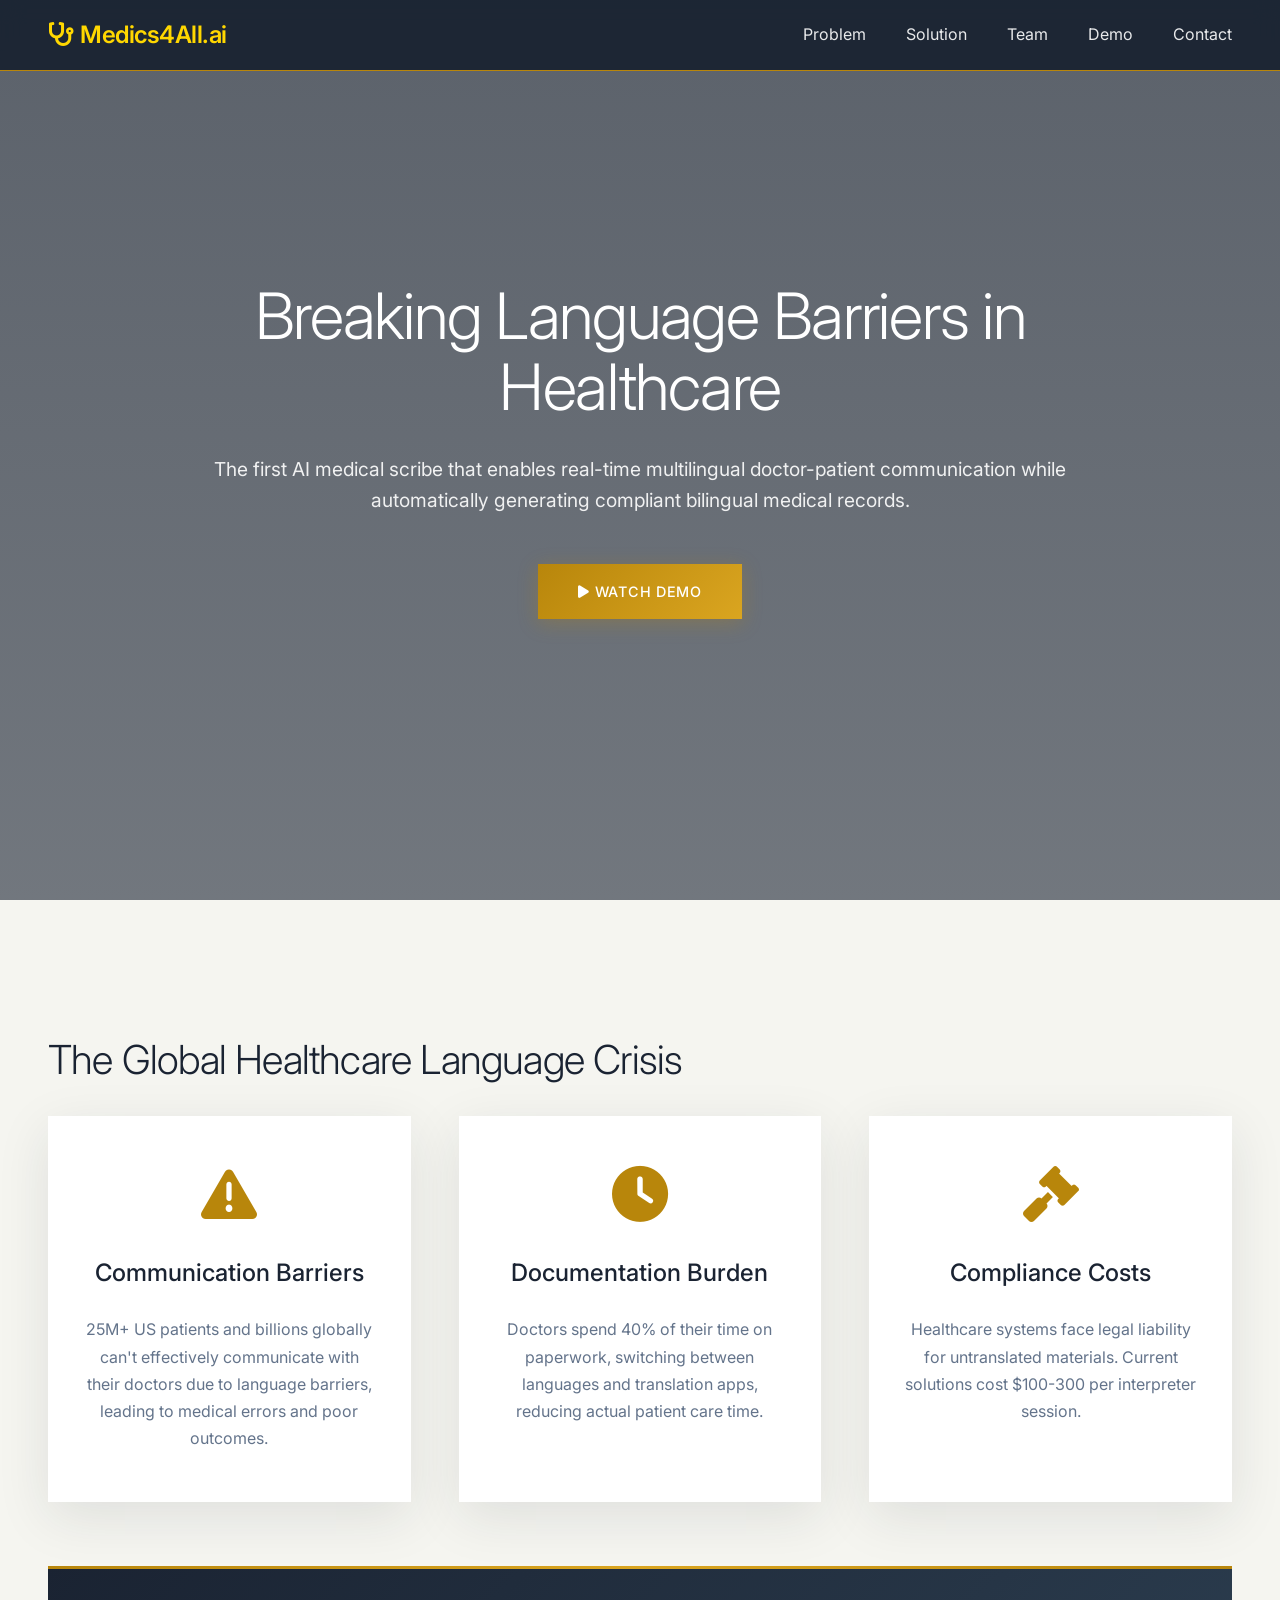
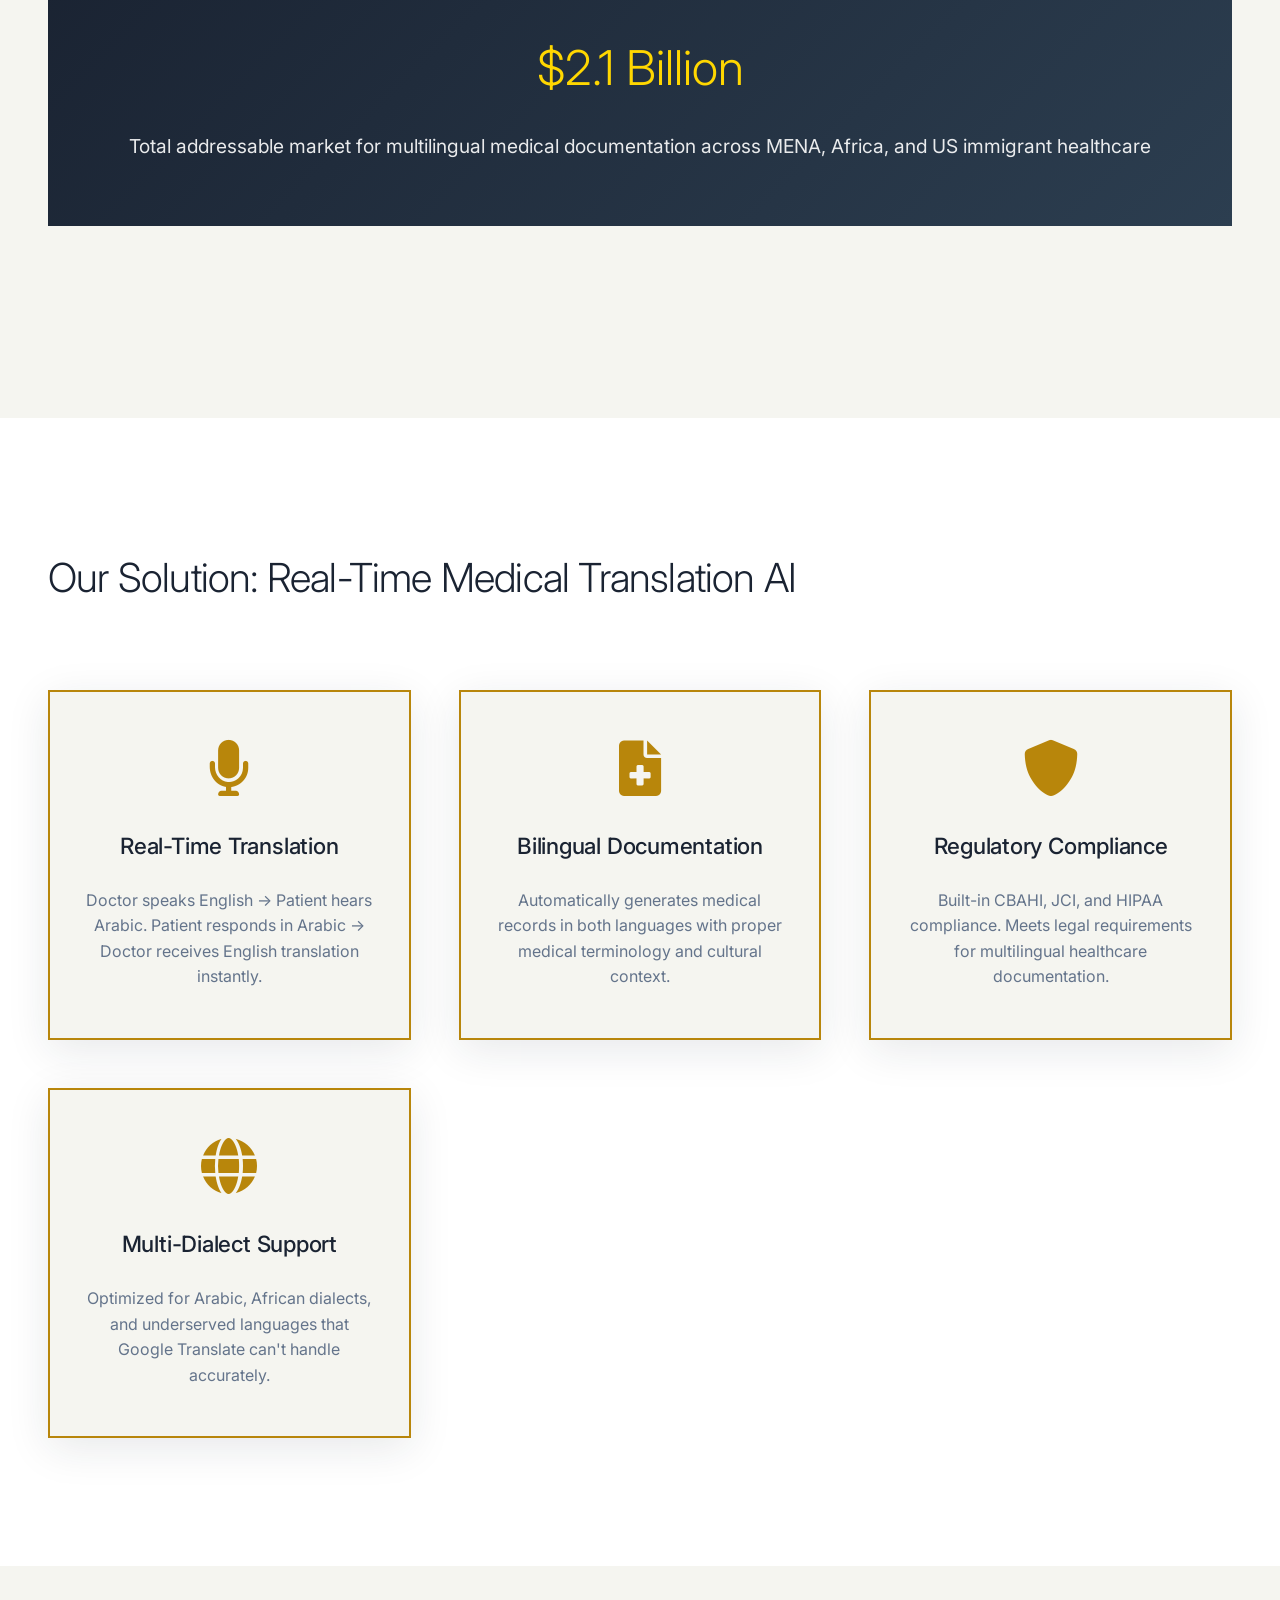
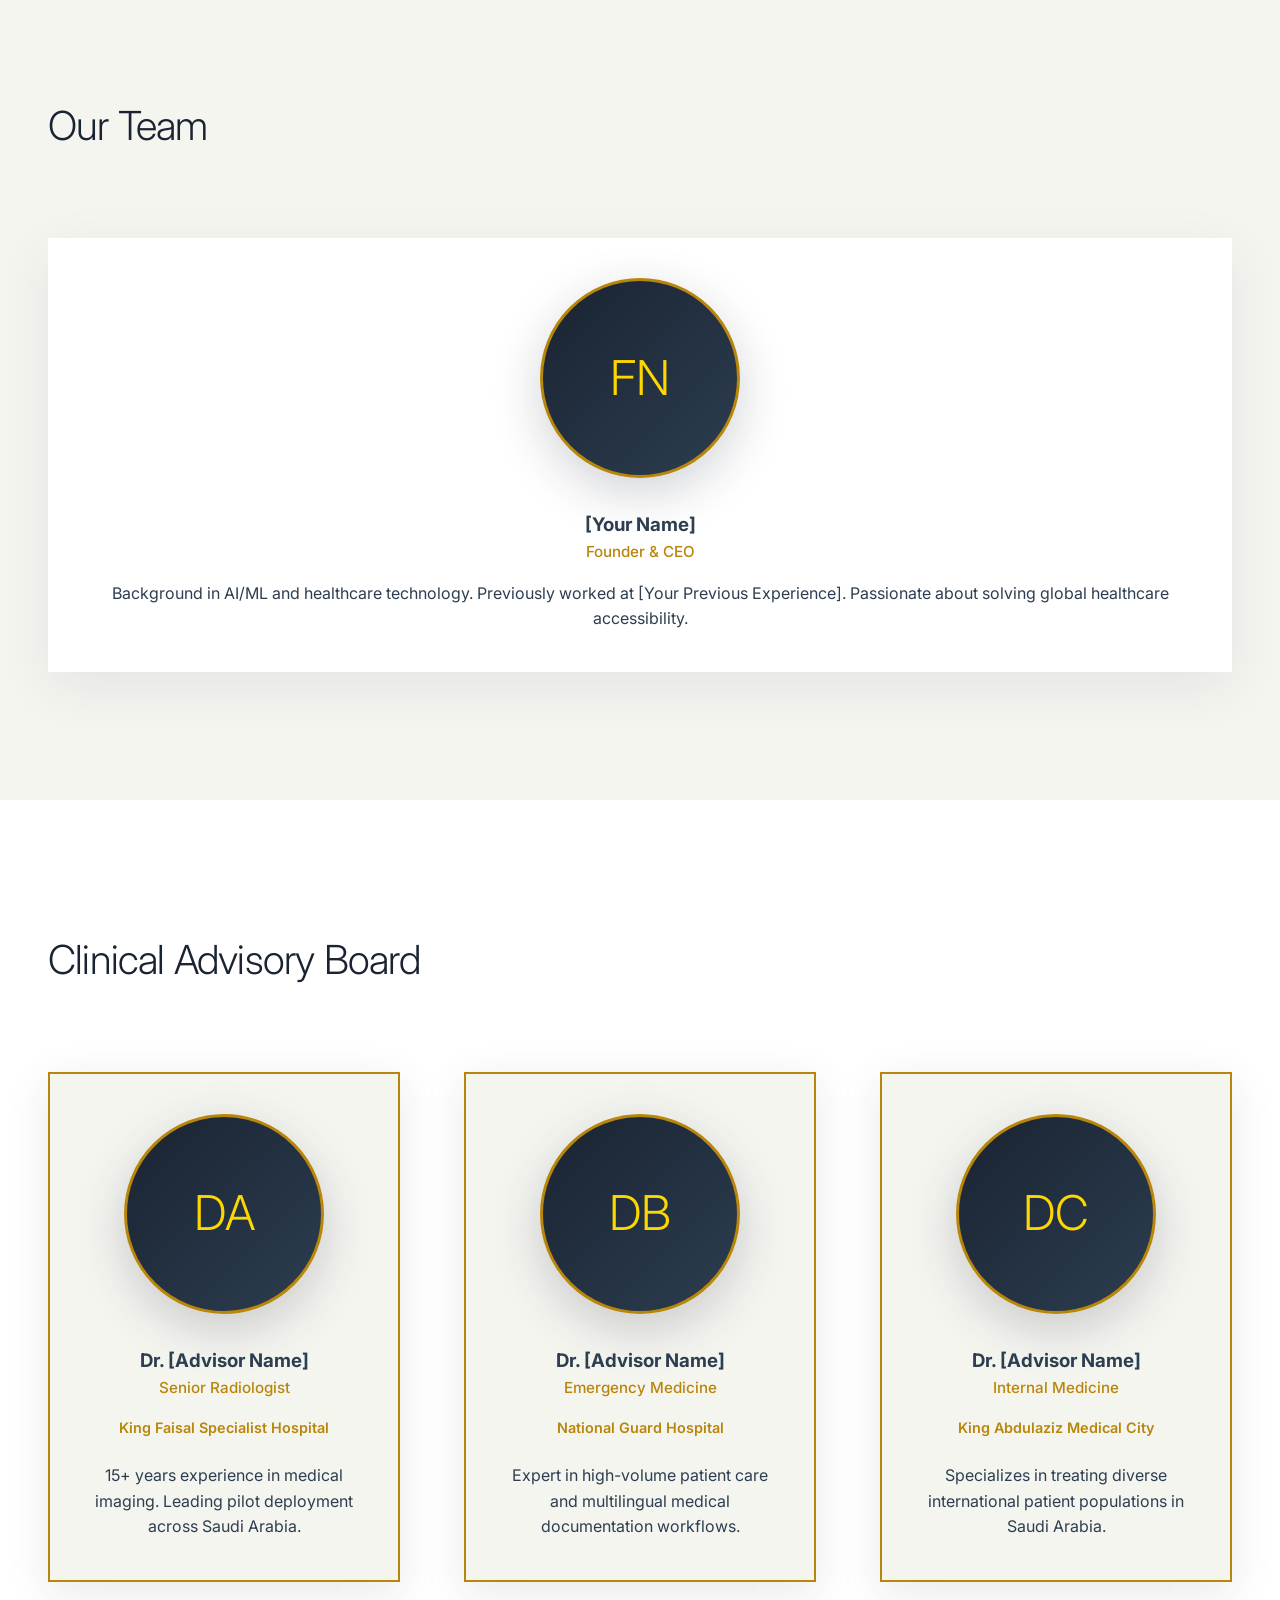
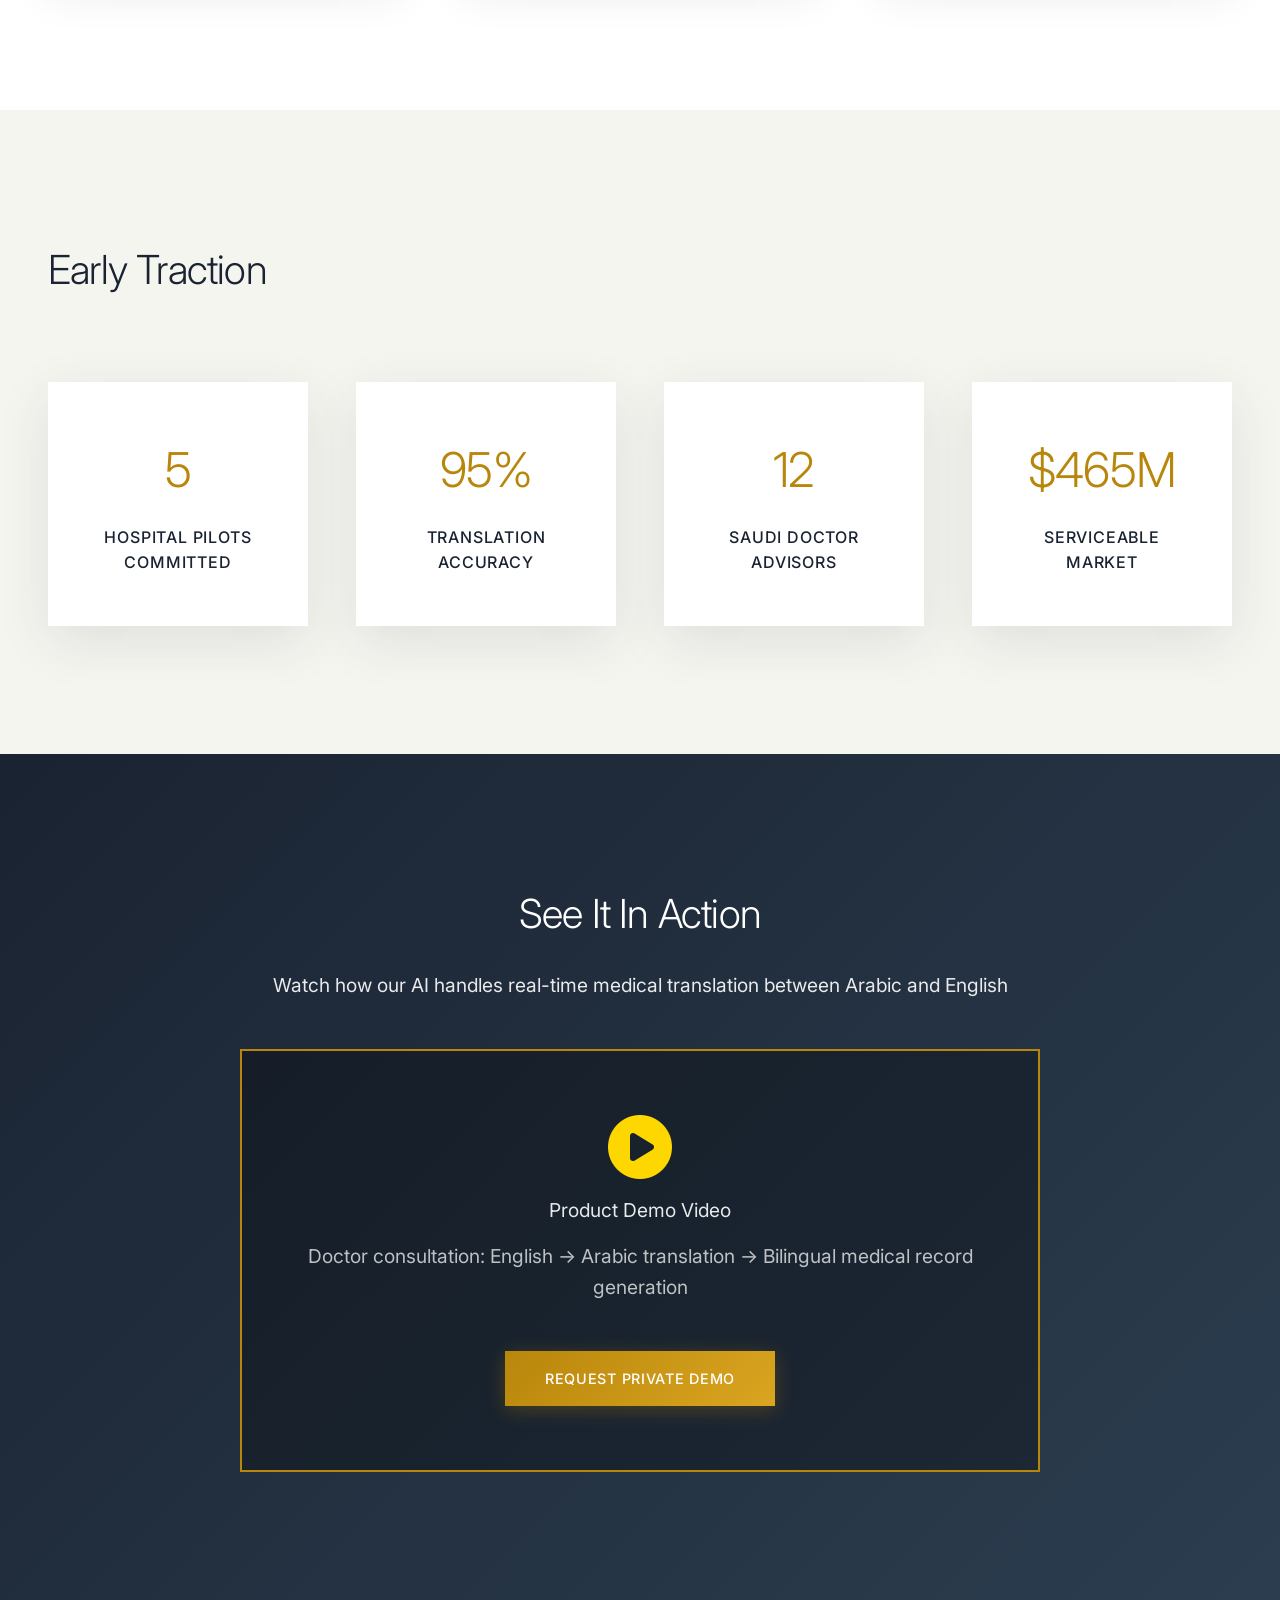
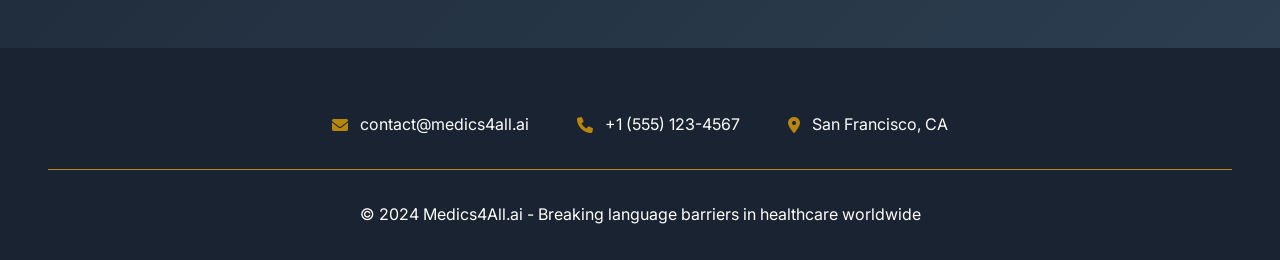
<file: index-modern.html>
<!DOCTYPE html>
<html lang="en">
<head>
    <meta charset="UTF-8">
    <meta name="viewport" content="width=device-width, initial-scale=1.0">
    <title>Medics4All.ai - Multilingual Medical AI for Global Healthcare</title>
    <link href="https://fonts.googleapis.com/css2?family=Inter:wght@300;400;500;600;700&display=swap" rel="stylesheet">
    <link href="https://cdnjs.cloudflare.com/ajax/libs/font-awesome/6.0.0/css/all.min.css" rel="stylesheet">
    <style>
        :root {
            --primary-navy: #1a2332;
            --secondary-navy: #2c3e50;
            --dark-gold: #b8860b;
            --light-gold: #daa520;
            --accent-gold: #ffd700;
            --warm-gray: #f5f5f0;
            --text-light: #64748b;
        }

        * {
            margin: 0;
            padding: 0;
            box-sizing: border-box;
        }

        body {
            font-family: 'Inter', sans-serif;
            line-height: 1.6;
            color: var(--secondary-navy);
            background: var(--warm-gray);
        }

        /* Header */
        .header {
            position: fixed;
            top: 0;
            width: 100%;
            background: rgba(26, 35, 50, 0.95);
            backdrop-filter: blur(10px);
            z-index: 1000;
            padding: 1rem 0;
            border-bottom: 1px solid var(--dark-gold);
        }

        .nav-container {
            max-width: 1400px;
            margin: 0 auto;
            display: flex;
            justify-content: space-between;
            align-items: center;
            padding: 0 3rem;
        }

        .logo {
            font-size: 1.5rem;
            font-weight: 600;
            color: var(--accent-gold);
            letter-spacing: -0.02em;
        }

        .nav-menu {
            display: flex;
            list-style: none;
            gap: 2.5rem;
        }

        .nav-menu a {
            color: rgba(255, 255, 255, 0.9);
            text-decoration: none;
            font-weight: 400;
            transition: color 0.3s ease;
        }

        .nav-menu a:hover {
            color: var(--accent-gold);
        }

        /* Hero Section */
        .hero {
            height: 100vh;
            display: flex;
            align-items: center;
            justify-content: center;
            background: linear-gradient(rgba(26, 35, 50, 0.7), rgba(26, 35, 50, 0.6)), 
                        url('https://media.istockphoto.com/id/2234059247/photo/mature-60s-female-doctor-shaking-hands-with-young-patient.jpg?s=612x612&w=0&k=20&c=YxQ7QQz8QyQm9rBqFqC4HyYK3r2Rb5PBPfPj3qQq4Z8=') center/cover;
            text-align: center;
            padding: 0 2rem;
            color: white;
        }

        .hero-content {
            max-width: 900px;
        }

        .hero-subtitle {
            font-size: 0.9rem;
            font-weight: 500;
            color: var(--accent-gold);
            text-transform: uppercase;
            letter-spacing: 0.15em;
            margin-bottom: 1.5rem;
        }

        .hero h1 {
            font-size: 4rem;
            font-weight: 300;
            color: white;
            margin-bottom: 2rem;
            letter-spacing: -0.02em;
            line-height: 1.1;
        }

        .hero p {
            font-size: 1.2rem;
            color: rgba(255, 255, 255, 0.9);
            margin-bottom: 3rem;
            font-weight: 400;
            line-height: 1.6;
        }

        .cta-button {
            background: linear-gradient(135deg, var(--dark-gold), var(--light-gold));
            color: white;
            padding: 1rem 2.5rem;
            border: none;
            border-radius: 0;
            font-size: 0.9rem;
            font-weight: 500;
            cursor: pointer;
            text-decoration: none;
            display: inline-block;
            transition: all 0.3s ease;
            text-transform: uppercase;
            letter-spacing: 0.05em;
            box-shadow: 0 4px 20px rgba(184, 134, 11, 0.3);
        }

        .cta-button:hover {
            background: linear-gradient(135deg, var(--light-gold), var(--accent-gold));
            transform: translateY(-2px);
            box-shadow: 0 8px 30px rgba(184, 134, 11, 0.4);
        }

        /* Problem Section */
        .problem-section {
            padding: 8rem 3rem;
            background: var(--warm-gray);
        }

        .container {
            max-width: 1400px;
            margin: 0 auto;
        }

        .problem-grid {
            display: grid;
            grid-template-columns: repeat(auto-fit, minmax(350px, 1fr));
            gap: 3rem;
            margin-bottom: 4rem;
        }

        .problem-card {
            background: white;
            padding: 3rem 2rem;
            border-radius: 0;
            box-shadow: 0 15px 50px rgba(26, 35, 50, 0.1);
            text-align: center;
            transition: transform 0.3s ease;
            border: 2px solid transparent;
        }

        .problem-card:hover {
            transform: translateY(-5px);
            border-color: var(--dark-gold);
        }

        .problem-card i {
            font-size: 3.5rem;
            color: var(--dark-gold);
            margin-bottom: 2rem;
        }

        .problem-card h3 {
            font-size: 1.5rem;
            margin-bottom: 1.5rem;
            color: var(--primary-navy);
            font-weight: 500;
        }

        .problem-card p {
            color: var(--text-light);
            line-height: 1.7;
            font-size: 1rem;
        }

        .stat-highlight {
            background: linear-gradient(135deg, var(--primary-navy), var(--secondary-navy));
            color: white;
            padding: 4rem 3rem;
            text-align: center;
            margin: 4rem 0;
            border-radius: 0;
            position: relative;
        }

        .stat-highlight::before {
            content: '';
            position: absolute;
            top: 0;
            left: 0;
            right: 0;
            height: 3px;
            background: linear-gradient(90deg, var(--dark-gold), var(--light-gold), var(--dark-gold));
        }

        .stat-highlight h2 {
            font-size: 3rem;
            margin-bottom: 1.5rem;
            color: var(--accent-gold);
            font-weight: 300;
        }

        .stat-highlight p {
            font-size: 1.2rem;
            opacity: 0.9;
            line-height: 1.6;
        }

        /* Solution Section */
        .solution-section {
            padding: 8rem 3rem;
            background: white;
        }

        .solution-grid {
            display: grid;
            grid-template-columns: repeat(auto-fit, minmax(320px, 1fr));
            gap: 3rem;
            margin-top: 5rem;
        }

        .section-header {
            text-align: center;
            margin-bottom: 6rem;
        }

        .section-title {
            font-size: 2.5rem;
            font-weight: 300;
            color: var(--primary-navy);
            margin-bottom: 1.5rem;
            letter-spacing: -0.02em;
        }

        .section-description {
            font-size: 1.1rem;
            color: var(--text-light);
            max-width: 600px;
            margin: 0 auto;
            line-height: 1.7;
        }

        .features-grid {
            display: grid;
            grid-template-columns: repeat(auto-fit, minmax(350px, 1fr));
            gap: 4rem;
            margin-top: 5rem;
        }

        .feature-card {
            background: var(--warm-gray);
            padding: 3rem 2rem;
            border-radius: 0;
            border: 2px solid var(--dark-gold);
            text-align: center;
            transition: all 0.3s ease;
            box-shadow: 0 10px 40px rgba(26, 35, 50, 0.1);
        }

        .feature-card:hover {
            transform: translateY(-5px);
            background: white;
            box-shadow: 0 20px 60px rgba(26, 35, 50, 0.15);
        }

        .feature-card i {
            font-size: 3.5rem;
            color: var(--dark-gold);
            margin-bottom: 2rem;
            transition: color 0.3s ease;
        }

        .feature-card:hover i {
            color: var(--accent-gold);
        }

        .feature-card h3 {
            font-size: 1.4rem;
            font-weight: 500;
            color: var(--primary-navy);
            margin-bottom: 1.5rem;
            letter-spacing: -0.01em;
        }

        .feature-card p {
            color: var(--text-light);
            line-height: 1.6;
            font-size: 1rem;
        }


        /* Team Section */
        .team-section {
            padding: 8rem 3rem;
            max-width: 1400px;
            margin: 0 auto;
            background: var(--warm-gray);
        }

        .team-grid {
            display: grid;
            grid-template-columns: repeat(auto-fit, minmax(300px, 1fr));
            gap: 4rem;
            margin-top: 5rem;
        }

        .team-card {
            text-align: center;
            background: white;
            padding: 2.5rem;
            box-shadow: 0 15px 50px rgba(26, 35, 50, 0.08);
            transition: transform 0.3s ease;
        }

        .team-card:hover {
            transform: translateY(-5px);
        }

        .team-avatar {
            width: 200px;
            height: 200px;
            border-radius: 50%;
            background: linear-gradient(135deg, var(--primary-navy), var(--secondary-navy));
            margin: 0 auto 2rem;
            display: flex;
            align-items: center;
            justify-content: center;
            font-size: 3rem;
            font-weight: 300;
            color: var(--accent-gold);
            box-shadow: 0 15px 50px rgba(26, 35, 50, 0.2);
            border: 3px solid var(--dark-gold);
        }

        .team-name {
            font-size: 1.4rem;
            font-weight: 500;
            color: var(--primary-navy);
            margin-bottom: 0.5rem;
        }

        .team-role {
            color: var(--dark-gold);
            font-weight: 500;
            margin-bottom: 1rem;
            font-size: 0.95rem;
        }

        .team-hospital {
            color: var(--secondary-navy);
            font-weight: 500;
            font-size: 0.9rem;
            margin-bottom: 1.5rem;
        }

        .team-bio {
            color: var(--text-light);
            line-height: 1.6;
            font-size: 0.95rem;
        }

        /* Advisors Section */
        .advisors-section {
            padding: 8rem 3rem;
            background: white;
        }

        .advisor-card {
            background: var(--warm-gray);
            border: 2px solid var(--dark-gold);
            padding: 2.5rem 2rem;
            text-align: center;
            transition: all 0.3s ease;
            box-shadow: 0 10px 40px rgba(26, 35, 50, 0.1);
        }

        .advisor-card:hover {
            transform: translateY(-5px);
            background: white;
            box-shadow: 0 20px 60px rgba(26, 35, 50, 0.15);
        }

        .advisor-card .team-hospital {
            color: var(--dark-gold);
            font-weight: 600;
            font-size: 0.9rem;
            margin-bottom: 1.5rem;
        }

        /* Traction Section */
        .traction-section {
            padding: 8rem 3rem;
            background: var(--warm-gray);
        }

        .traction-grid {
            display: grid;
            grid-template-columns: repeat(auto-fit, minmax(250px, 1fr));
            gap: 3rem;
            margin-top: 5rem;
        }

        .traction-card {
            background: white;
            padding: 3rem 2rem;
            text-align: center;
            box-shadow: 0 15px 50px rgba(26, 35, 50, 0.1);
            transition: transform 0.3s ease;
            border: 2px solid transparent;
        }

        .traction-card:hover {
            transform: translateY(-5px);
            border-color: var(--dark-gold);
        }

        .traction-number {
            font-size: 3rem;
            font-weight: 300;
            color: var(--dark-gold);
            display: block;
            margin-bottom: 1rem;
            letter-spacing: -0.02em;
        }

        .traction-metric {
            color: var(--primary-navy);
            font-weight: 500;
            font-size: 1rem;
            text-transform: uppercase;
            letter-spacing: 0.05em;
        }

        /* Demo Section */
        .demo-section {
            padding: 8rem 3rem;
            background: linear-gradient(135deg, var(--primary-navy), var(--secondary-navy));
            color: white;
            text-align: center;
        }

        .demo-section .section-title {
            color: white;
        }

        .demo-section p {
            color: rgba(255, 255, 255, 0.9);
            font-size: 1.2rem;
            margin-bottom: 3rem;
        }

        .demo-video {
            max-width: 800px;
            margin: 3rem auto;
            background: rgba(0, 0, 0, 0.3);
            padding: 4rem 3rem;
            border-radius: 0;
            text-align: center;
            border: 2px solid var(--dark-gold);
        }

        .demo-video i {
            color: var(--accent-gold);
        }

        /* Stats Section */
        .stats-section {
            background: linear-gradient(135deg, var(--primary-navy), var(--secondary-navy));
            color: white;
            padding: 6rem 3rem;
            position: relative;
        }

        .stats-section::before {
            content: '';
            position: absolute;
            top: 0;
            left: 0;
            right: 0;
            height: 2px;
            background: linear-gradient(90deg, var(--dark-gold), var(--light-gold), var(--dark-gold));
        }

        .stats-container {
            max-width: 1200px;
            margin: 0 auto;
            text-align: center;
        }

        .stats-grid {
            display: grid;
            grid-template-columns: repeat(auto-fit, minmax(200px, 1fr));
            gap: 4rem;
            margin-top: 4rem;
        }

        .stat-item {
            text-align: center;
        }

        .stat-number {
            font-size: 3.5rem;
            font-weight: 300;
            margin-bottom: 0.5rem;
            letter-spacing: -0.02em;
            color: var(--accent-gold);
        }

        .stat-label {
            font-size: 0.9rem;
            opacity: 0.9;
            text-transform: uppercase;
            letter-spacing: 0.1em;
            color: white;
        }


        /* Footer */
        .footer {
            background: var(--primary-navy);
            color: white;
            padding: 4rem 3rem 2rem;
            text-align: center;
        }

        .footer-content {
            max-width: 1400px;
            margin: 0 auto;
        }

        .footer-text {
            opacity: 0.8;
            font-size: 0.9rem;
            margin-top: 2rem;
        }

        .contact-info {
            display: flex;
            justify-content: center;
            gap: 3rem;
            margin-bottom: 2rem;
            flex-wrap: wrap;
        }

        .contact-item {
            display: flex;
            align-items: center;
            gap: 0.75rem;
            color: var(--accent-gold);
        }

        .contact-item i {
            color: var(--dark-gold);
        }

        .contact-item span {
            color: white;
        }

        /* Responsive */
        @media (max-width: 768px) {
            .hero h1 {
                font-size: 2.5rem;
            }
            
            .hero p {
                font-size: 1rem;
            }
            
            .nav-menu {
                display: none;
            }
            
            .problem-section,
            .solution-section,
            .team-section,
            .advisors-section,
            .traction-section,
            .demo-section {
                padding: 4rem 1.5rem;
            }
            
            .contact-info {
                flex-direction: column;
                gap: 1.5rem;
            }
            
            .problem-grid,
            .solution-grid,
            .team-grid,
            .traction-grid {
                grid-template-columns: 1fr;
                gap: 2rem;
            }
        }
    </style>
</head>
<body>
    <!-- Header -->
    <header class="header">
        <nav class="nav-container">
            <div class="logo">
                <i class="fas fa-stethoscope"></i> Medics4All.ai
            </div>
            <ul class="nav-menu">
                <li><a href="#problem">Problem</a></li>
                <li><a href="#solution">Solution</a></li>
                <li><a href="#team">Team</a></li>
                <li><a href="#demo">Demo</a></li>
                <li><a href="#contact">Contact</a></li>
            </ul>
        </nav>
    </header>

    <!-- Hero Section -->
    <section class="hero">
        <div class="hero-content">
            <h1>Breaking Language Barriers in Healthcare</h1>
            <p>The first AI medical scribe that enables real-time multilingual doctor-patient communication while automatically generating compliant bilingual medical records.</p>
            <a href="#demo" class="cta-button">
                <i class="fas fa-play"></i> Watch Demo
            </a>
        </div>
    </section>

    <!-- Problem Section -->
    <section id="problem" class="problem-section">
        <div class="container">
            <h2 class="section-title">The Global Healthcare Language Crisis</h2>
            <div class="problem-grid">
                <div class="problem-card">
                    <i class="fas fa-exclamation-triangle"></i>
                    <h3>Communication Barriers</h3>
                    <p>25M+ US patients and billions globally can't effectively communicate with their doctors due to language barriers, leading to medical errors and poor outcomes.</p>
                </div>
                <div class="problem-card">
                    <i class="fas fa-clock"></i>
                    <h3>Documentation Burden</h3>
                    <p>Doctors spend 40% of their time on paperwork, switching between languages and translation apps, reducing actual patient care time.</p>
                </div>
                <div class="problem-card">
                    <i class="fas fa-gavel"></i>
                    <h3>Compliance Costs</h3>
                    <p>Healthcare systems face legal liability for untranslated materials. Current solutions cost $100-300 per interpreter session.</p>
                </div>
            </div>
            <div class="stat-highlight">
                <h2>$2.1 Billion</h2>
                <p>Total addressable market for multilingual medical documentation across MENA, Africa, and US immigrant healthcare</p>
            </div>
        </div>
    </section>

    <!-- Solution Section -->
    <section id="solution" class="solution-section">
        <div class="container">
            <h2 class="section-title">Our Solution: Real-Time Medical Translation AI</h2>
            <div class="solution-grid">
                <div class="feature-card">
                    <i class="fas fa-microphone"></i>
                    <h3>Real-Time Translation</h3>
                    <p>Doctor speaks English → Patient hears Arabic. Patient responds in Arabic → Doctor receives English translation instantly.</p>
                </div>
                <div class="feature-card">
                    <i class="fas fa-file-medical"></i>
                    <h3>Bilingual Documentation</h3>
                    <p>Automatically generates medical records in both languages with proper medical terminology and cultural context.</p>
                </div>
                <div class="feature-card">
                    <i class="fas fa-shield-alt"></i>
                    <h3>Regulatory Compliance</h3>
                    <p>Built-in CBAHI, JCI, and HIPAA compliance. Meets legal requirements for multilingual healthcare documentation.</p>
                </div>
                <div class="feature-card">
                    <i class="fas fa-globe"></i>
                    <h3>Multi-Dialect Support</h3>
                    <p>Optimized for Arabic, African dialects, and underserved languages that Google Translate can't handle accurately.</p>
                </div>
            </div>
        </div>
    </section>

    <!-- Team Section -->
    <section id="team" class="team-section">
        <div class="container">
            <h2 class="section-title">Our Team</h2>
            <div class="team-grid">
                <div class="team-card">
                    <div class="team-avatar">FN</div>
                    <h3>[Your Name]</h3>
                    <div class="team-role">Founder & CEO</div>
                    <p>Background in AI/ML and healthcare technology. Previously worked at [Your Previous Experience]. Passionate about solving global healthcare accessibility.</p>
                </div>
                <!-- Add more team members as needed -->
            </div>
        </div>
    </section>

    <!-- Advisors Section -->
    <section class="advisors-section">
        <div class="container">
            <h2 class="section-title">Clinical Advisory Board</h2>
            <div class="team-grid">
                <div class="advisor-card">
                    <div class="team-avatar">DA</div>
                    <h3>Dr. [Advisor Name]</h3>
                    <div class="team-role">Senior Radiologist</div>
                    <div class="team-hospital">King Faisal Specialist Hospital</div>
                    <p>15+ years experience in medical imaging. Leading pilot deployment across Saudi Arabia.</p>
                </div>
                <div class="advisor-card">
                    <div class="team-avatar">DB</div>
                    <h3>Dr. [Advisor Name]</h3>
                    <div class="team-role">Emergency Medicine</div>
                    <div class="team-hospital">National Guard Hospital</div>
                    <p>Expert in high-volume patient care and multilingual medical documentation workflows.</p>
                </div>
                <div class="advisor-card">
                    <div class="team-avatar">DC</div>
                    <h3>Dr. [Advisor Name]</h3>
                    <div class="team-role">Internal Medicine</div>
                    <div class="team-hospital">King Abdulaziz Medical City</div>
                    <p>Specializes in treating diverse international patient populations in Saudi Arabia.</p>
                </div>
            </div>
        </div>
    </section>

    <!-- Traction Section -->
    <section id="traction" class="traction-section">
        <div class="container">
            <h2 class="section-title">Early Traction</h2>
            <div class="traction-grid">
                <div class="traction-card">
                    <span class="traction-number">5</span>
                    <div class="traction-metric">Hospital Pilots Committed</div>
                </div>
                <div class="traction-card">
                    <span class="traction-number">95%</span>
                    <div class="traction-metric">Translation Accuracy</div>
                </div>
                <div class="traction-card">
                    <span class="traction-number">12</span>
                    <div class="traction-metric">Saudi Doctor Advisors</div>
                </div>
                <div class="traction-card">
                    <span class="traction-number">$465M</span>
                    <div class="traction-metric">Serviceable Market</div>
                </div>
            </div>
        </div>
    </section>

    <!-- Demo Section -->
    <section id="demo" class="demo-section">
        <div class="container">
            <h2 class="section-title">See It In Action</h2>
            <p>Watch how our AI handles real-time medical translation between Arabic and English</p>
            <div class="demo-video">
                <i class="fas fa-play-circle" style="font-size: 4rem; margin-bottom: 1rem;"></i>
                <p style="font-size: 1.2rem; margin-bottom: 1rem;">Product Demo Video</p>
                <p style="opacity: 0.8;">Doctor consultation: English → Arabic translation → Bilingual medical record generation</p>
                <!-- Replace with actual video embed when ready -->
                <div style="margin-top: 2rem;">
                    <a href="#" class="cta-button">Request Private Demo</a>
                </div>
            </div>
        </div>
    </section>

    <!-- Footer -->
    <footer id="contact" class="footer">
        <div class="footer-content">
            <div class="contact-info">
                <div class="contact-item">
                    <i class="fas fa-envelope"></i>
                    <span>contact@medics4all.ai</span>
                </div>
                <div class="contact-item">
                    <i class="fas fa-phone"></i>
                    <span>+1 (555) 123-4567</span>
                </div>
                <div class="contact-item">
                    <i class="fas fa-map-marker-alt"></i>
                    <span>San Francisco, CA</span>
                </div>
            </div>
            <div style="margin-top: 2rem; padding-top: 2rem; border-top: 1px solid var(--dark-gold);">
                <p>&copy; 2024 Medics4All.ai - Breaking language barriers in healthcare worldwide</p>
            </div>
        </div>
    </footer>
</body>
</html>
</file>
